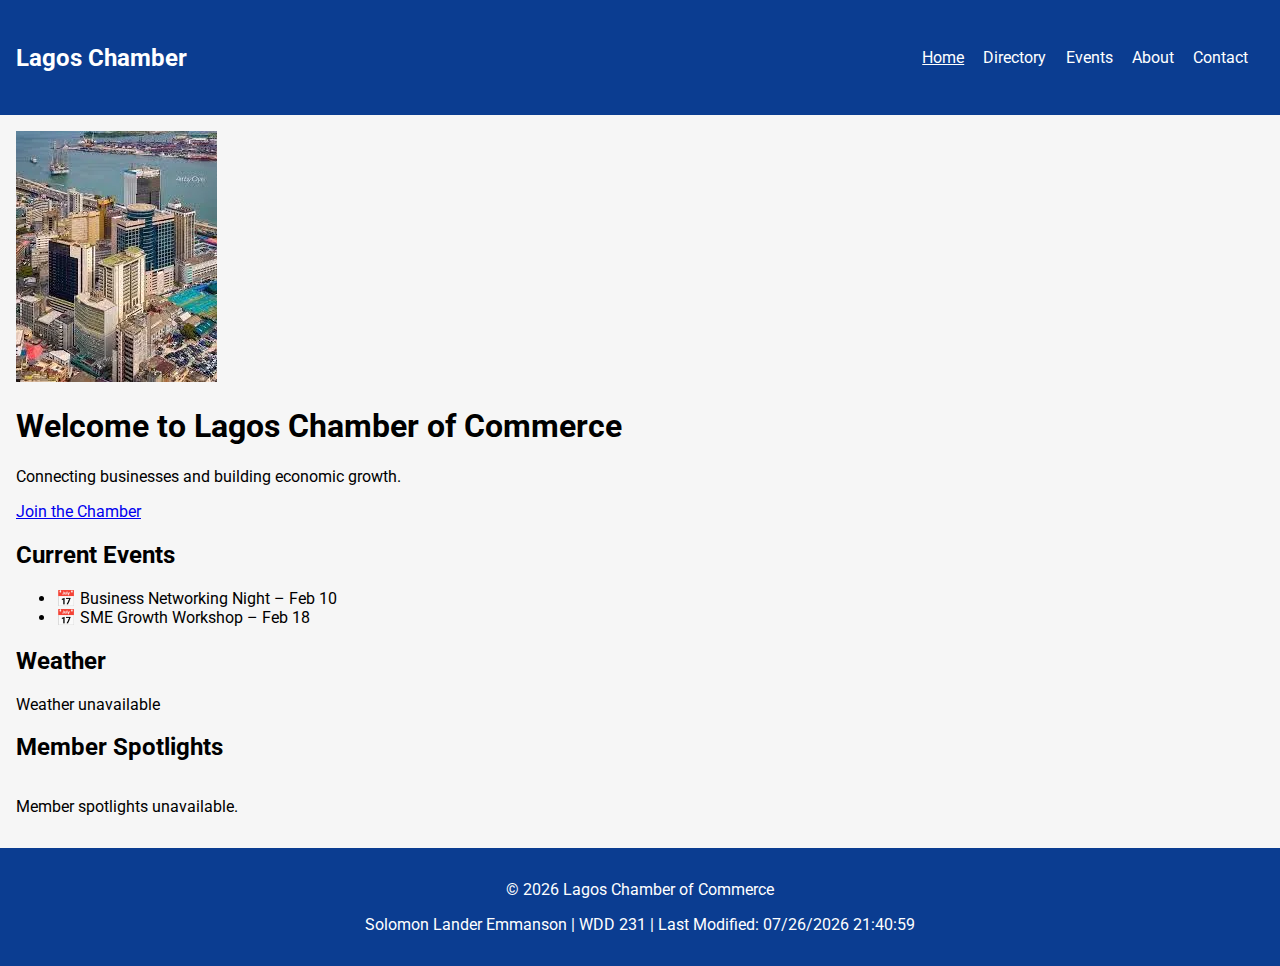
<file: chamber/index.html>
<!DOCTYPE html>
<html lang="en">

<head>
    <meta charset="UTF-8">
    <meta name="viewport" content="width=device-width, initial-scale=1.0">

    <title>Home | Lagos Chamber of Commerce</title>

    <meta name="author" content="Solomon Lander">
    <meta name="description"
        content="Welcome to the Lagos Chamber of Commerce — connecting businesses, supporting growth, and strengthening the Lagos economy.">

    <link rel="icon" href="images/favicon.ico">

    <link rel="preconnect" href="https://fonts.googleapis.com">
    <link rel="preconnect" href="https://fonts.gstatic.com" crossorigin>
    <link href="https://fonts.googleapis.com/css2?family=Roboto:wght@400;700&display=swap" rel="stylesheet">

    <meta property="og:title" content="Lagos Chamber of Commerce – Home">
    <meta property="og:description" content="Connecting businesses and building opportunities in Lagos.">
    <meta property="og:image" content="https://solomonlander.github.io/wdd231/chamber/images/hero.webp">
    <meta property="og:url" content="https://solomonlander.github.io/wdd231/chamber/">

    <link rel="stylesheet" href="styles/small.css">
    <link rel="stylesheet" href="styles/larger.css">

    <!-- JavaScript Files -->
    <script src="scripts/weather.js" defer></script>
    <script src="scripts/spotlights.js" defer></script>
    <script src="scripts/navigation.js" defer></script>
    <script src="scripts/footer.js" defer></script>
</head>

<body>
    <header>
        <div class="logo">Lagos Chamber</div>

        <nav>
            <button class="hamburger" aria-label="Toggle navigation">☰</button>
            <ul class="nav-links">
                <li><a class="active" href="index.html">Home</a></li>
                <li><a href="directory.html">Directory</a></li>
                <li><a href="#">Events</a></li>
                <li><a href="#">About</a></li>
                <li><a href="#">Contact</a></li>
            </ul>
        </nav>
    </header>

    <main>

        <!-- HERO -->
        <section class="hero">
            <img src="images/hero.webp" alt="Lagos business district skyline">
            <div class="hero-text">
                <h1>Welcome to Lagos Chamber of Commerce</h1>
                <p>Connecting businesses and building economic growth.</p>
                <a class="cta" href="#">Join the Chamber</a>
            </div>
        </section>

        <!-- EVENTS -->
        <section class="events">
            <h2>Current Events</h2>
            <ul>
                <li>📅 Business Networking Night – Feb 10</li>
                <li>📅 SME Growth Workshop – Feb 18</li>
            </ul>
        </section>

        <!-- WEATHER -->
        <section class="weather">
            <h2>Weather</h2>
            <p id="current-temp"></p>
            <p id="weather-desc"></p>
            <div id="forecast"></div>
        </section>

        <!-- SPOTLIGHTS -->
        <section class="spotlights">
            <h2>Member Spotlights</h2>
            <div id="spotlight-container"></div>
        </section>

    </main>

    <footer>
        <p>© <span id="year"></span> Lagos Chamber of Commerce</p>
        <p>Solomon Lander Emmanson | WDD 231 | Last Modified:
            <span id="lastModified"></span>
        </p>
    </footer>

</body>

</html>
</file>
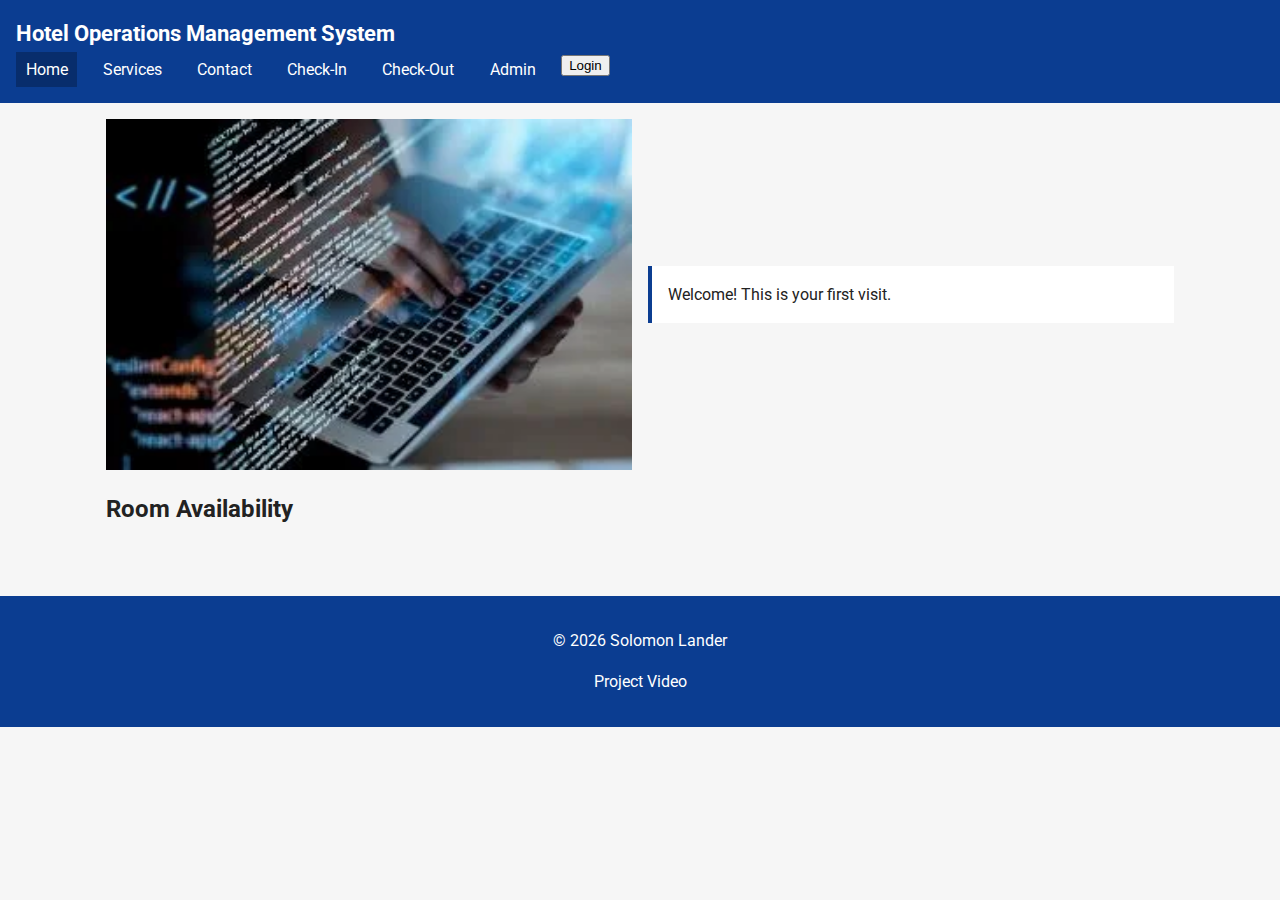
<file: finalproject/index.html>
<!DOCTYPE html>
<html lang="en">

<head>
    <meta charset="UTF-8">
    <title>HOMS | Hotel Operations Management System</title>
    <meta name="description" content="Hotel Operations Management System for managing hotel services and operations.">
    <meta name="author" content="Solomon Lander">
    <meta name="viewport" content="width=device-width, initial-scale=1">

    <!-- Open Graph -->
    <meta property="og:title" content="Hotel Operations Management System">
    <meta property="og:description"
        content="A responsive web-based hotel management system for managing front desk operations, sales tracking, and reporting.">
    <meta property="og:image" content="https://solomonlander.github.io/wdd231/finalproject/images/hero.webp">
    <meta property="og:url" content="https://solomonlander.github.io/wdd231/finalproject/">
    <meta property="og:type" content="website">

    <!-- Fonts -->
    <link rel="preconnect" href="https://fonts.googleapis.com">
    <link rel="preconnect" href="https://fonts.gstatic.com" crossorigin>
    <link href="https://fonts.googleapis.com/css2?family=Roboto:wght@400;700&display=swap" rel="stylesheet">

    <!-- Styles -->
    <link rel="icon" href="images/favicon.ico">
    <link rel="stylesheet" href="styles/normalize.css">
    <link rel="stylesheet" href="styles/base.css">
    <link rel="stylesheet" href="styles/larger.css">

    <!-- Scripts -->
    <script type="module" src="scripts/main.js"></script>
    <script type="module" src="scripts/modal.js"></script>
</head>

<body>

    <header>
        <h1>Hotel Operations Management System</h1>

        <nav>
            <button id="menu" aria-label="Toggle navigation">☰</button>
            <ul class="navigation">
                <li><a class="active" href="index.html">Home</a></li>
                <li><a href="services.html">Services</a></li>
                <li><a href="contact.html">Contact</a></li>
                <li><a href="checkin.html">Check-In</a></li>
                <li><a href="checkout.html">Check-Out</a></li>
                <li><a href="admin.html">Admin</a></li>
                <li><button id="login-btn" class="login-button">Login</button></li>
            </ul>
        </nav>
    </header>

    <main>

        <!-- HERO -->
        <section class="hero">
            <h2 class="visually-hidden">Welcome to HOMS</h2>

            <img src="images/hotel.webp" alt="Modern hotel lobby interior" loading="lazy" width="800" height="500">

            <div class="hero-content">
                <p id="visit-message"> Wecome Back!</p>
            </div>
        </section>

        <!-- ROOM AVAILABILITY PREVIEW -->
        <section class="availability">
            <h2>Room Availability</h2>
            <div id="availability-preview" class="availability-grid">
                <!-- Populated dynamically from rooms.json -->
            </div>
        </section>

    </main>

    <footer>
        <p>&copy; <span id="year"></span> Solomon Lander</p>
        <p><a href="https://your-video-link">Project Video</a></p>
    </footer>

    <!-- LOGIN MODAL -->
    <dialog id="login-modal">
        <form method="dialog" class="modal-form">
            <h3>User Login</h3>

            <label>
                Username
                <input type="text" id="username" required>
            </label>

            <label>
                Password
                <input type="password" id="password" required>
            </label>

            <div class="modal-actions">
                <button value="cancel">Cancel</button>
                <button id="submit-login" value="default">Login</button>
            </div>
        </form>
    </dialog>

</body>

</html>
</file>
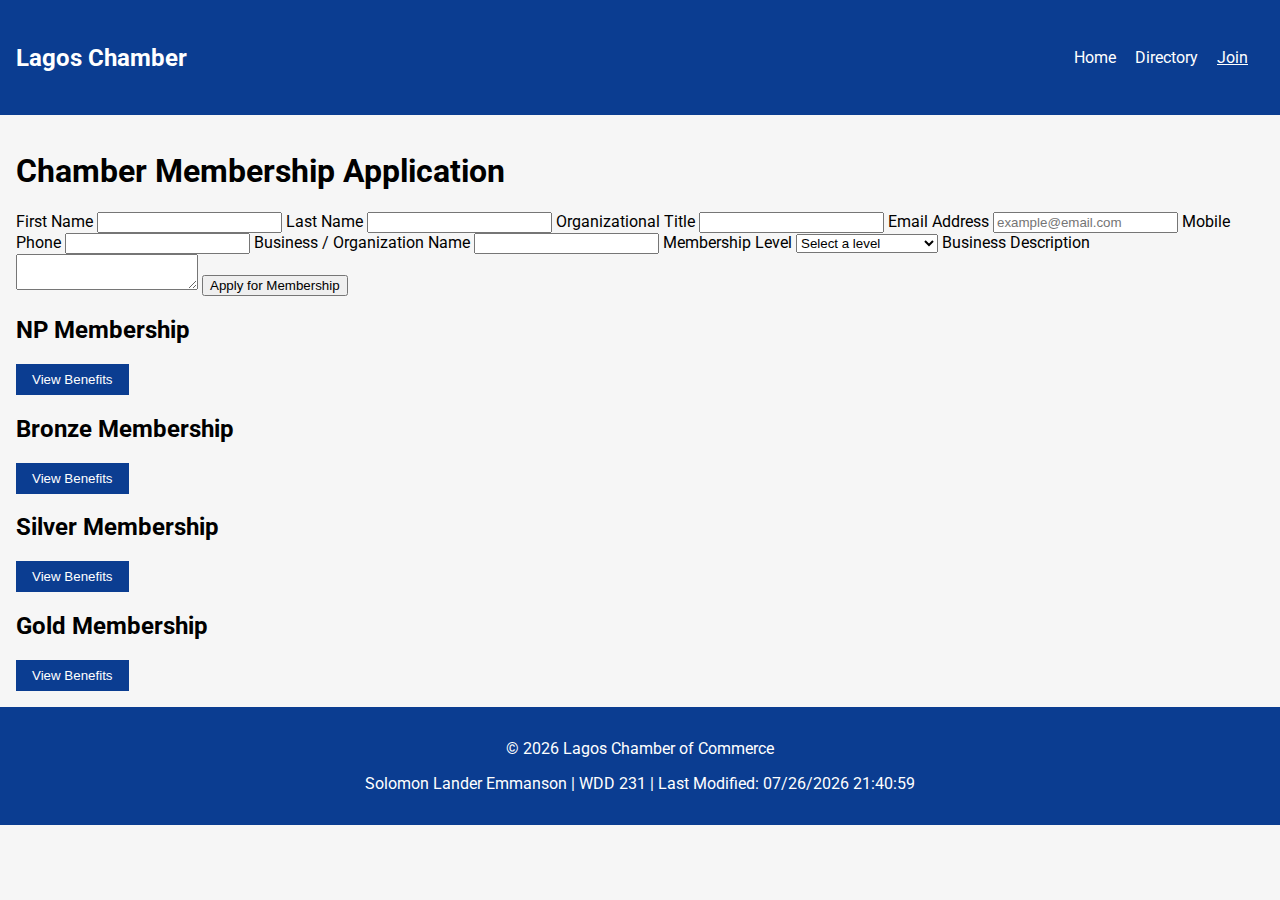
<file: chamber/john.html>
<!DOCTYPE html>
<html lang="en">

<head>
    <meta charset="UTF-8">
    <meta name="viewport" content="width=device-width, initial-scale=1.0">

    <title>Join the Chamber | Lagos Chamber of Commerce</title>

    <meta name="author" content="Solomon Lander">
    <meta name="description"
        content="Apply to join the Lagos Chamber of Commerce and gain access to networking, training, and business growth opportunities.">

    <link rel="icon" href="images/favicon.ico">

    <link rel="preconnect" href="https://fonts.googleapis.com">
    <link rel="preconnect" href="https://fonts.gstatic.com" crossorigin>
    <link href="https://fonts.googleapis.com/css2?family=Roboto:wght@400;700&display=swap" rel="stylesheet">

    <link rel="stylesheet" href="styles/small.css">
    <link rel="stylesheet" href="styles/larger.css">

    <script src="scripts/navigation.js" defer></script>
    <script src="scripts/footer.js" defer></script>
    <script src="scripts/join.js" defer></script>
</head>

<body>
    <header>
        <div class="logo">Lagos Chamber</div>
        <nav>
            <button class="hamburger" aria-label="Toggle navigation">☰</button>
            <ul class="nav-links">
                <li><a href="index.html">Home</a></li>
                <li><a href="directory.html">Directory</a></li>
                <li><a class="active" href="join.html">Join</a></li>
            </ul>
        </nav>
    </header>

    <main class="join-layout">
        <section class="join-form">
            <h1>Chamber Membership Application</h1>

            <form method="get" action="thankyou.html">
                <label>
                    First Name
                    <input type="text" name="fname" title="First Name" autocomplete="given-name" required>
                </label>

                <label>
                    Last Name
                    <input type="text" name="lname" title="Last Name" autocomplete="family-name" required>
                </label>

                <label>
                    Organizational Title
                    <input type="text" name="title" title="Organizational Title" autocomplete="organization-title"
                        pattern="[A-Za-z\\-\\s]{7,}">
                </label>

                <label>
                    Email Address
                    <input type="email" name="email" title="Email Address" autocomplete="email"
                        placeholder="example@email.com" required>
                </label>

                <label>
                    Mobile Phone
                    <input type="tel" name="phone" title="Mobile Phone" autocomplete="tel" required>
                </label>

                <label>
                    Business / Organization Name
                    <input type="text" name="business" title="Business Name" autocomplete="organization" required>
                </label>

                <label>
                    Membership Level
                    <select name="membership" title="Membership Level" required>
                        <option value="">Select a level</option>
                        <option value="np">NP Membership</option>
                        <option value="bronze">Bronze Membership</option>
                        <option value="silver">Silver Membership</option>
                        <option value="gold">Gold Membership</option>
                    </select>
                </label>

                <label>
                    Business Description
                    <textarea name="description" title="Business Description"></textarea>
                </label>

                <input type="hidden" name="timestamp" id="timestamp">

                <input type="submit" value="Apply for Membership">
            </form>
        </section>

        <!-- MEMBERSHIP CARDS -->
        <section class="membership-cards">
            <div class="membership-card animate">
                <h2>NP Membership</h2>
                <button onclick="npModal.showModal()">View Benefits</button>
            </div>

            <div class="membership-card animate">
                <h2>Bronze Membership</h2>
                <button onclick="bronzeModal.showModal()">View Benefits</button>
            </div>

            <div class="membership-card animate">
                <h2>Silver Membership</h2>
                <button onclick="silverModal.showModal()">View Benefits</button>
            </div>

            <div class="membership-card animate">
                <h2>Gold Membership</h2>
                <button onclick="goldModal.showModal()">View Benefits</button>
            </div>
        </section>
    </main>

    <footer>
        <p>© <span id="year"></span> Lagos Chamber of Commerce</p>
        <p>Solomon Lander Emmanson | WDD 231 | Last Modified:
            <span id="lastModified"></span>
        </p>
    </footer>

    <!-- MODALS -->
    <dialog id="npModal">
        <p>No cost • Community support • Networking</p><button onclick="this.close()">Close</button>
    </dialog>
    <dialog id="bronzeModal">
        <p>Training • Events • Advertising</p><button onclick="this.close()">Close</button>
    </dialog>
    <dialog id="silverModal">
        <p>Spotlights • Discounts • Premium training</p><button onclick="this.close()">Close</button>
    </dialog>
    <dialog id="goldModal">
        <p>Homepage spotlight • VIP events • Maximum exposure</p><button onclick="this.close()">Close</button>
    </dialog>

</body>

</html>
</file>
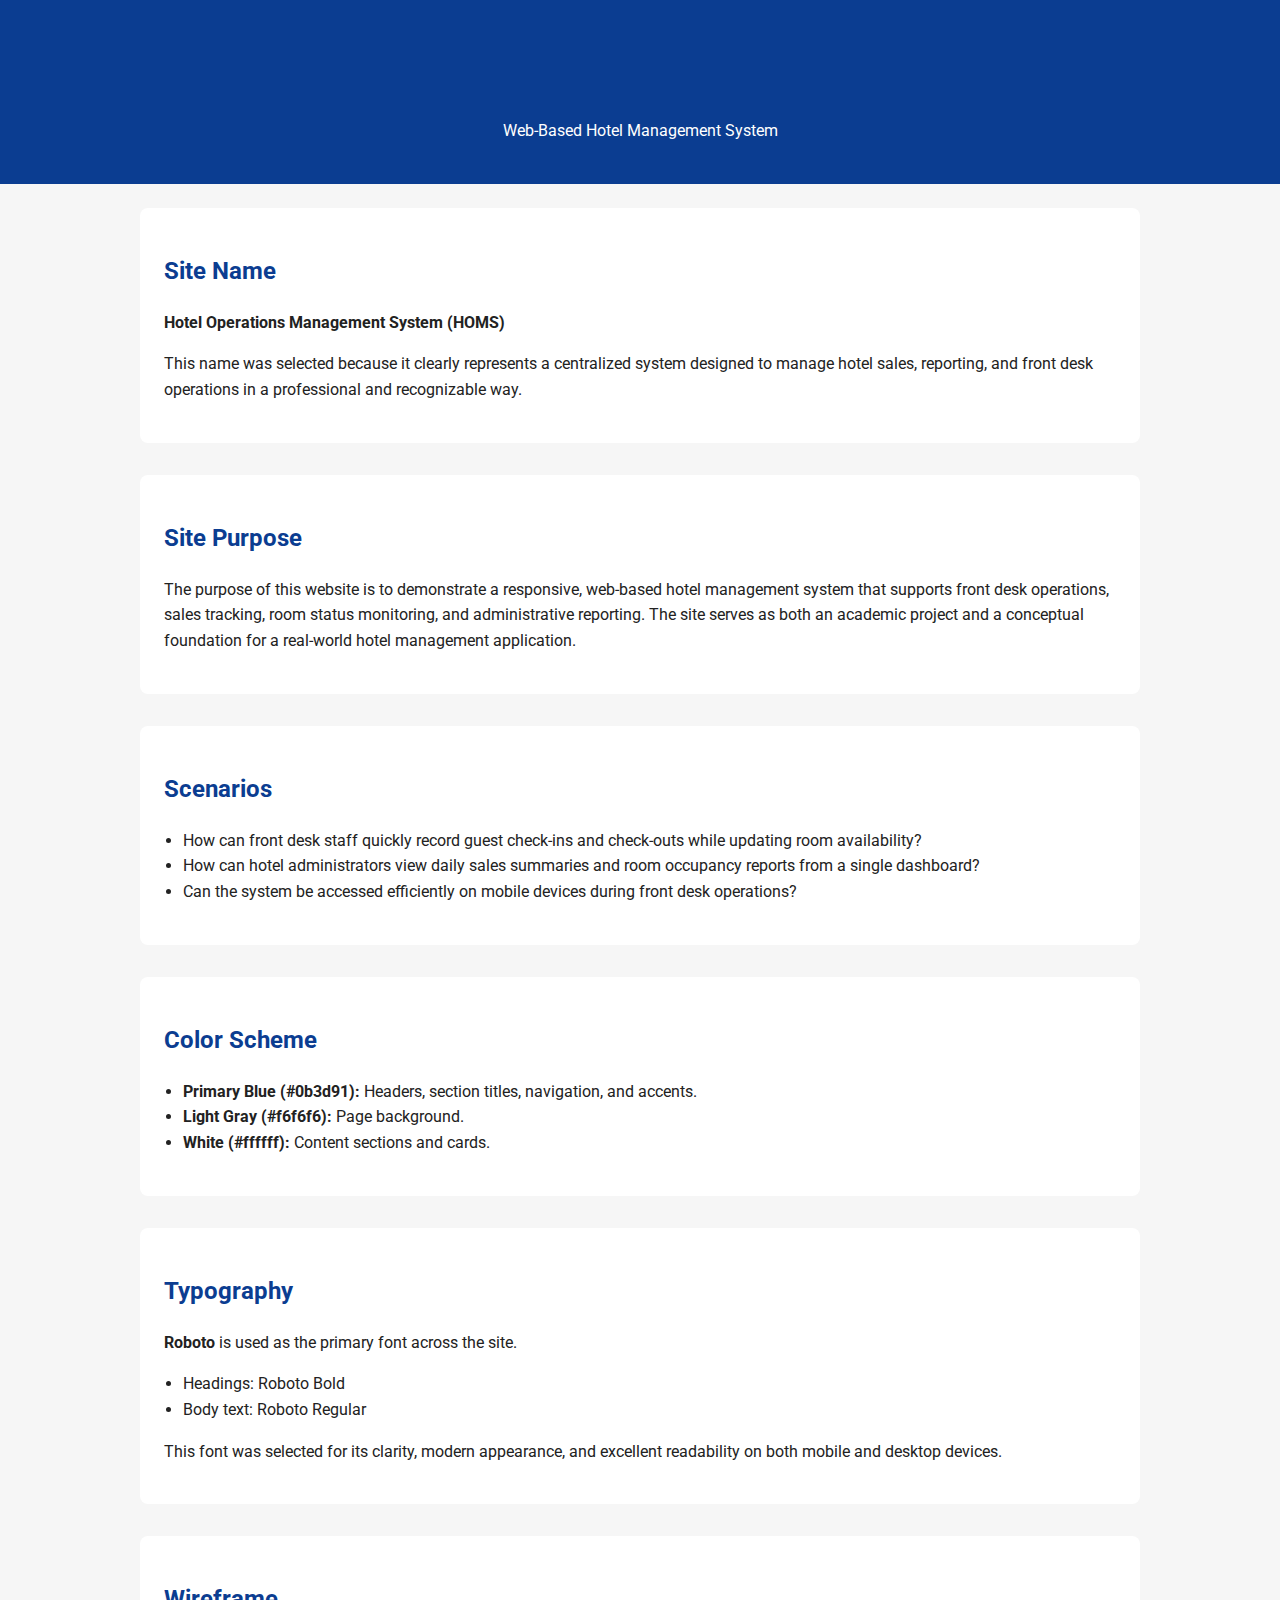
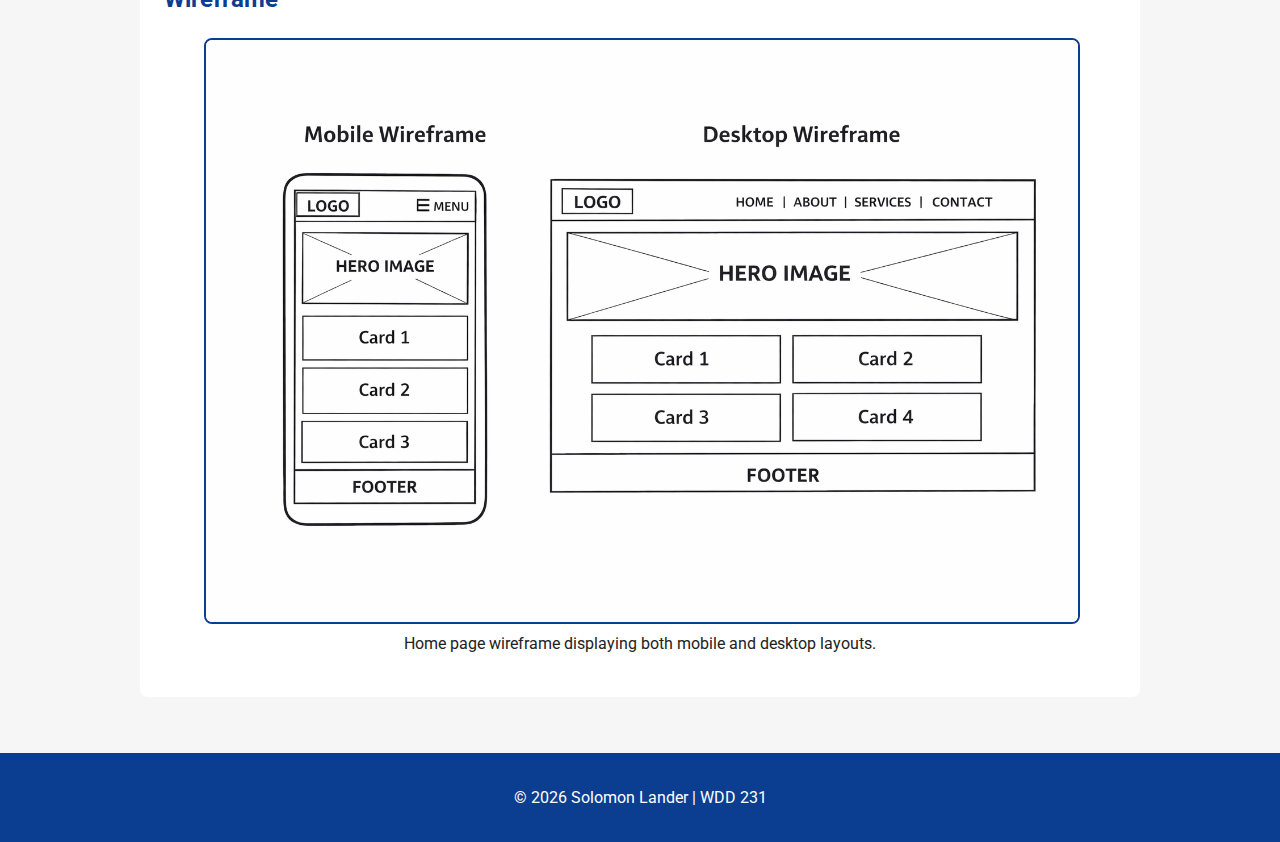
<file: chamber/siteplan.html>
<!DOCTYPE html>
<html lang="en">

<head>
    <meta charset="UTF-8">
    <meta name="viewport" content="width=device-width, initial-scale=1.0">
    <title>Site Plan | Hotel Management System</title>

    <meta name="author" content="Solomon Lander">
    <meta name="description"
        content="Project site plan for a web-based hotel management system focusing on sales, reporting, and front desk operations.">

    <!-- Google Font -->
    <link rel="preconnect" href="https://fonts.googleapis.com">
    <link rel="preconnect" href="https://fonts.gstatic.com" crossorigin>
    <link href="https://fonts.googleapis.com/css2?family=Roboto:wght@400;700&display=swap" rel="stylesheet">

    <style>
        /* ================= COLOR SCHEME =================
           Primary: #0b3d91 (Headers, navigation, accents)
           Secondary: #f6f6f6 (Page background)
           Neutral: #ffffff (Cards / sections)
        */

        body {
            font-family: 'Roboto', Arial, sans-serif;
            margin: 0;
            background-color: #f6f6f6;
            line-height: 1.6;
            color: #222;
        }

        header {
            background-color: #0b3d91;
            color: #ffffff;
            padding: 1.5rem;
            text-align: center;
        }

        main {
            max-width: 1000px;
            margin: auto;
            padding: 1.5rem;
        }

        section {
            background-color: #ffffff;
            border-radius: 8px;
            padding: 1.5rem;
            margin-bottom: 2rem;
        }

        h1,
        h2 {
            color: #0b3d91;
        }

        ul {
            padding-left: 1.2rem;
        }

        .wireframe-image {
            text-align: center;
        }

        .wireframe-image img {
            max-width: 100%;
            height: auto;
            border: 2px solid #0b3d91;
            border-radius: 8px;
        }

        footer {
            background-color: #0b3d91;
            color: #ffffff;
            text-align: center;
            padding: 1rem;
        }
    </style>
</head>

<body>

    <header>
        <h1>Project Site Plan</h1>
        <p>Web-Based Hotel Management System</p>
    </header>

    <main>

        <section>
            <h2>Site Name</h2>
            <p><strong>Hotel Operations Management System (HOMS)</strong></p>
            <p>
                This name was selected because it clearly represents a centralized system designed to manage hotel
                sales, reporting, and front desk operations in a professional and recognizable way.
            </p>
        </section>

        <section>
            <h2>Site Purpose</h2>
            <p>
                The purpose of this website is to demonstrate a responsive, web-based hotel management system that
                supports front desk operations, sales tracking, room status monitoring, and administrative reporting.
                The site serves as both an academic project and a conceptual foundation for a real-world hotel
                management application.
            </p>
        </section>

        <section>
            <h2>Scenarios</h2>
            <ul>
                <li>How can front desk staff quickly record guest check-ins and check-outs while updating room
                    availability?</li>
                <li>How can hotel administrators view daily sales summaries and room occupancy reports from a single
                    dashboard?</li>
                <li>Can the system be accessed efficiently on mobile devices during front desk operations?</li>
            </ul>
        </section>

        <section>
            <h2>Color Scheme</h2>
            <ul>
                <li><strong>Primary Blue (#0b3d91):</strong> Headers, section titles, navigation, and accents.</li>
                <li><strong>Light Gray (#f6f6f6):</strong> Page background.</li>
                <li><strong>White (#ffffff):</strong> Content sections and cards.</li>
            </ul>
        </section>

        <section>
            <h2>Typography</h2>
            <p><strong>Roboto</strong> is used as the primary font across the site.</p>
            <ul>
                <li>Headings: Roboto Bold</li>
                <li>Body text: Roboto Regular</li>
            </ul>
            <p>
                This font was selected for its clarity, modern appearance, and excellent readability on both mobile and
                desktop devices.
            </p>
        </section>

        <section>
            <h2>Wireframe</h2>
            <figure class="wireframe-image">
                <img src="images/wireframe-mobile-desktop.png" alt="Home page wireframe showing mobile and desktop layouts">
                <figcaption>
                    Home page wireframe displaying both mobile and desktop layouts.
                </figcaption>
            </figure>
        </section>

    </main>

    <footer>
        <p>&copy; 2026 Solomon Lander | WDD 231</p>
    </footer>

</body>

</html>
</file>
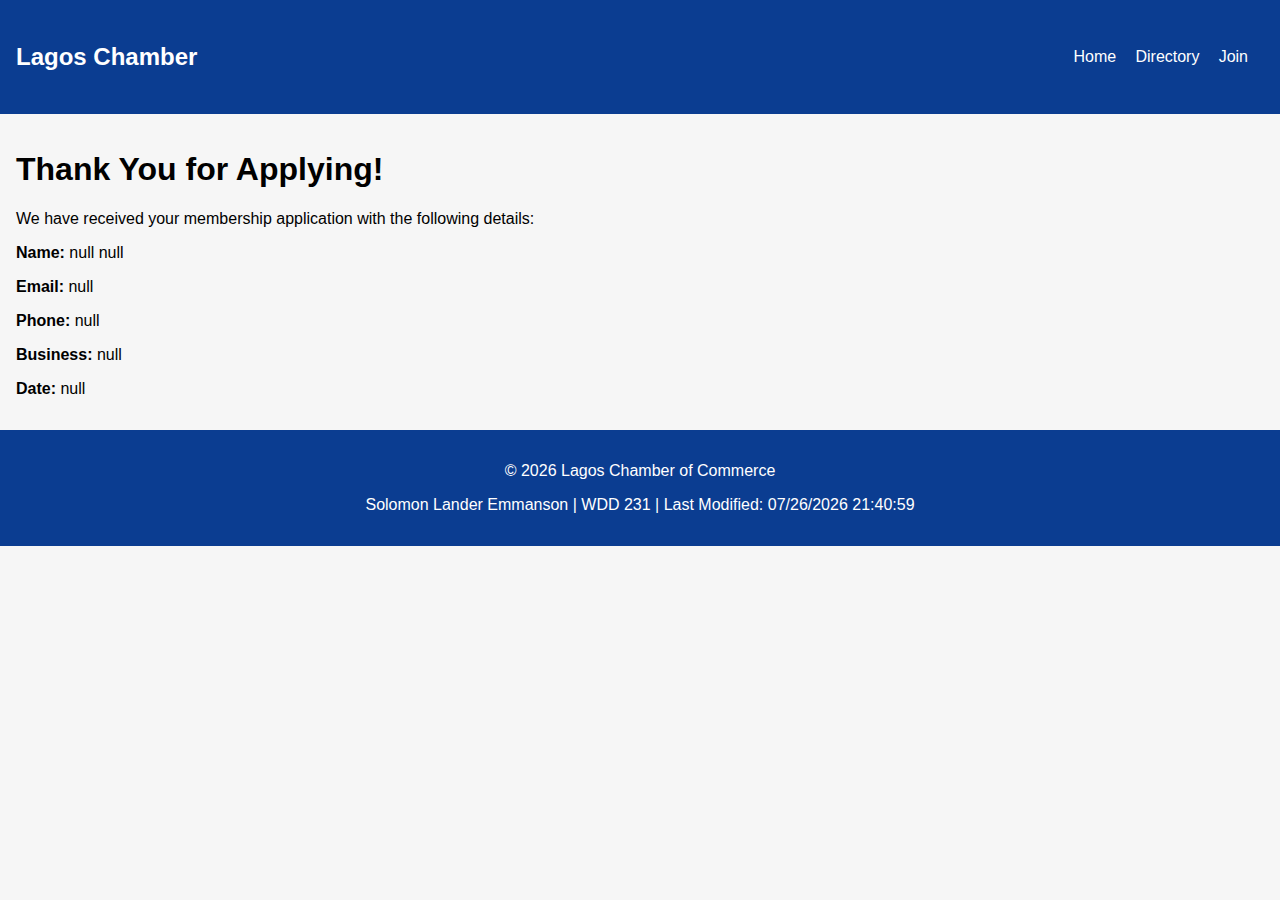
<file: chamber/thankyou.html>
<!DOCTYPE html>
<html lang="en">

<head>
    <meta charset="UTF-8">
    <meta name="viewport" content="width=device-width, initial-scale=1.0">
    <title>Thank You | Lagos Chamber of Commerce</title>

    <link rel="stylesheet" href="styles/small.css">
    <link rel="stylesheet" href="styles/larger.css">

    <script src="scripts/navigation.js" defer></script>
    <script src="scripts/footer.js" defer></script>
</head>

<body>

    <header>
        <div class="logo">Lagos Chamber</div>
        <nav>
            <button class="hamburger" aria-label="Toggle navigation">☰</button>
            <ul class="nav-links">
                <li><a href="index.html">Home</a></li>
                <li><a href="directory.html">Directory</a></li>
                <li><a href="join.html">Join</a></li>
            </ul>
        </nav>
    </header>

    <main>
        <h1>Thank You for Applying!</h1>
        <p>We have received your membership application with the following details:</p>

        <div id="results"></div>
    </main>

    <footer>
        <p>© <span id="year"></span> Lagos Chamber of Commerce</p>
        <p>Solomon Lander Emmanson | WDD 231 | Last Modified:
            <span id="lastModified"></span>
        </p>
    </footer>

    <script>
        const params = new URLSearchParams(window.location.search);
        const results = document.getElementById("results");

        results.innerHTML = `
        <p><strong>Name:</strong> ${params.get("fname")} ${params.get("lname")}</p>
        <p><strong>Email:</strong> ${params.get("email")}</p>
        <p><strong>Phone:</strong> ${params.get("phone")}</p>
        <p><strong>Business:</strong> ${params.get("business")}</p>
        <p><strong>Date:</strong> ${params.get("timestamp")}</p>
    `;
    </script>

</body>

</html>
</file>
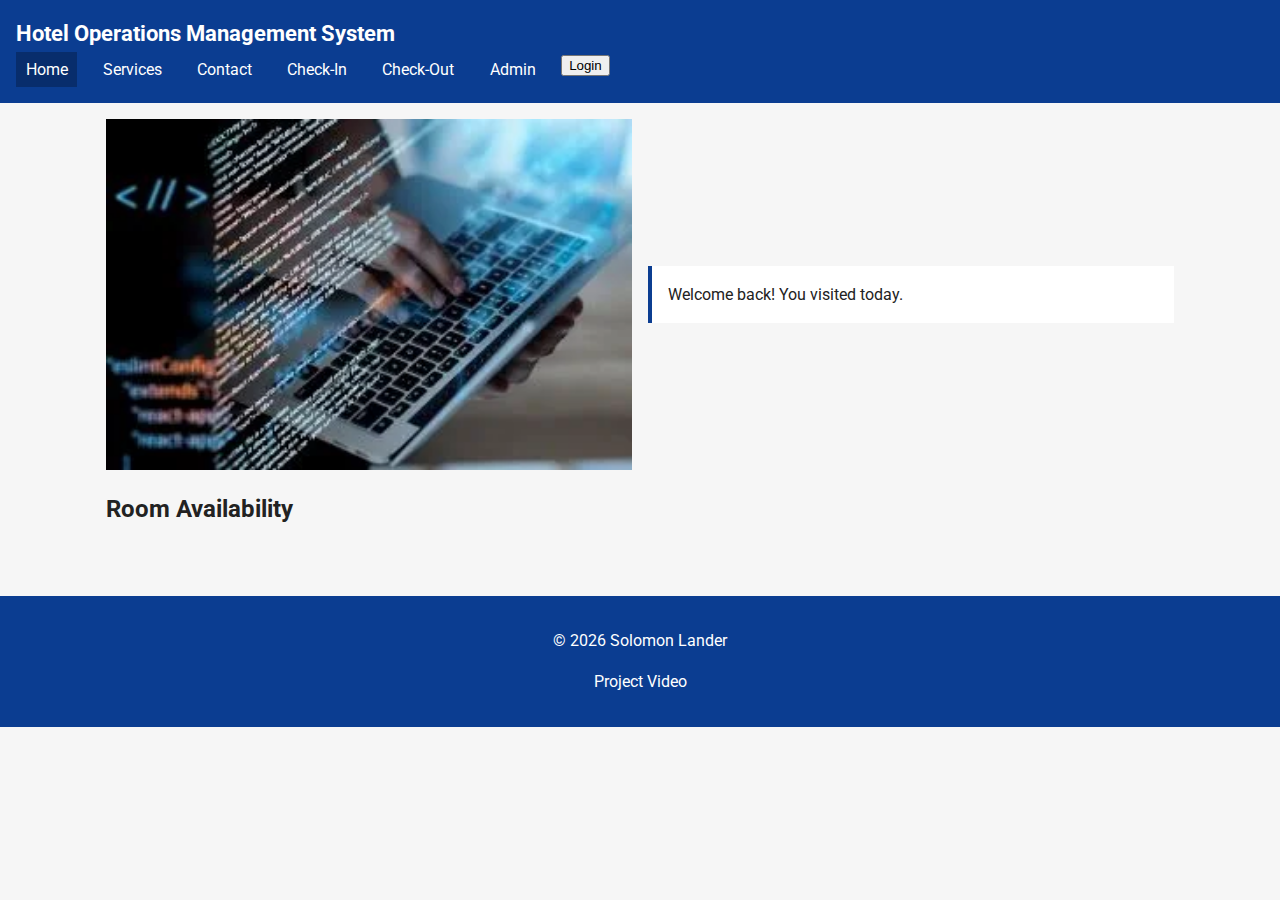
<file: finalproject/admin.html>
<!DOCTYPE html>
<html lang="en">

<head>
    <meta charset="UTF-8">
    <meta name="viewport" content="width=device-width, initial-scale=1.0">
    <title>Admin Dashboard | HOMS</title>
    
    <meta name="description" content="Admin dashboard for managing rooms and occupancy within HOMS.">
    <meta name="author" content="Solomon Lander">
    
    <meta name="description"
        content="Hotel Operations Management System for managing reservations, guest check-in, room availability, and hotel operations.">
    
    <meta name="author" content="Solomon Lander">
    
    <!-- Open Graph -->
    <meta property="og:title" content="HOMS | Hotel Operations Management System">
    <meta property="og:description"
        content="A responsive hotel management system for handling guest check-in, check-out, room availability, and administrative control.">
    <meta property="og:image" content="https://solomonlander.github.io/wdd231/finalproject/images/hero.webp">
    <meta property="og:url" content="https://solomonlander.github.io/wdd231/finalproject/">
    <meta property="og:type" content="website">
    
    <!-- Favicon -->
    <link rel="icon" href="images/favicon.ico">
    
    <!-- Google Fonts -->
    <link rel="preconnect" href="https://fonts.googleapis.com">
    <link rel="preconnect" href="https://fonts.gstatic.com" crossorigin>
    <link href="https://fonts.googleapis.com/css2?family=Roboto:wght@400;700&display=swap" rel="stylesheet">


    <link rel="stylesheet" href="styles/normalize.css">
    <link rel="stylesheet" href="styles/base.css">
    <link rel="stylesheet" href="styles/larger.css">

    <script type="module" src="scripts/admin.js"></script>
</head>

<body>
    <header>
        <h1>Hotel Operations Management System</h1>
        <nav>
            <button id="menu">☰</button>
            <ul class="navigation">
                <li><a href="index.html">Home</a></li>
                <li><a href="checkin.html">Check-In</a></li>
                <li><a href="checkout.html">Check-Out</a></li>
                <li><a href="admin.html" class="active">Admin</a></li>
            </ul>
        </nav>
    </header>

    <main>
        <h2>Admin Dashboard</h2>

        <section id="admin-rooms" class="admin-grid"></section>
    </main>

    <footer>
        <p>&copy; <span id="year"></span> Solomon Lander</p>
    </footer>
</body>

</html>
</file>
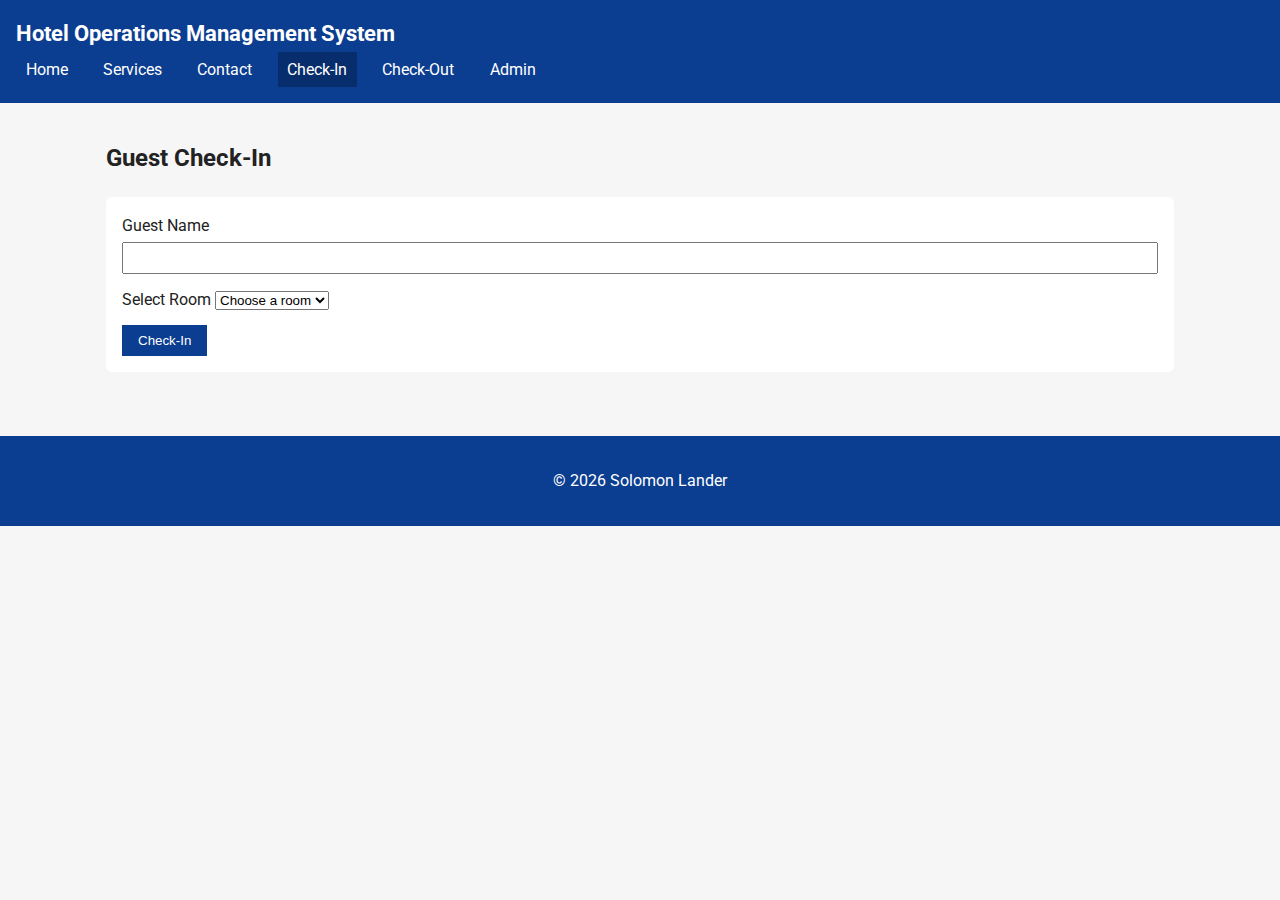
<file: finalproject/checkin.html>
<!DOCTYPE html>
<html lang="en">

<head>
    <meta charset="UTF-8">
    <title>Guest Check-In | HOMS</title>

    <meta name="description"
        content="Guest check-in system for assigning available rooms, registering guests, and updating occupancy status.">
    <meta name="author" content="Solomon Lander">
    <meta name="viewport" content="width=device-width, initial-scale=1.0">

    <!-- Open Graph -->
    <meta property="og:title" content="Guest Check-In | HOMS">
    <meta property="og:description"
        content="Use the HOMS check-in system to assign rooms, register guests, and manage hotel occupancy efficiently.">
    <meta property="og:image" content="https://solomonlander.github.io/wdd231/finalproject/images/hero.webp">
    <meta property="og:url" content="https://solomonlander.github.io/wdd231/finalproject/checkin.html">
    <meta property="og:type" content="website">

    <!-- Favicon -->
    <link rel="icon" href="images/favicon.ico">

    <!-- Google Fonts -->
    <link rel="preconnect" href="https://fonts.googleapis.com">
    <link rel="preconnect" href="https://fonts.gstatic.com" crossorigin>
    <link href="https://fonts.googleapis.com/css2?family=Roboto:wght@400;700&display=swap" rel="stylesheet">

    <!-- CSS -->
    <link rel="stylesheet" href="styles/normalize.css">
    <link rel="stylesheet" href="styles/base.css">
    <link rel="stylesheet" href="styles/larger.css">

    <!-- JS -->
    <script type="module" src="scripts/main.js"></script>
    <script type="module" src="scripts/checkin.js"></script>
</head>

<body>
    <header>
        <h1>Hotel Operations Management System</h1>
        <nav>
            <button id="menu">☰</button>
            <ul class="navigation">
                <li><a href="index.html">Home</a></li>
                <li><a href="services.html">Services</a></li>
                <li><a href="contact.html">Contact</a></li>
                <li><a href="checkin.html" class="active">Check-In</a></li>
                <li><a href="checkout.html">Check-Out</a></li>
                <li><a href="admin.html">Admin</a></li>
            </ul>
        </nav>
    </header>

    <main>
        <h2>Guest Check-In</h2>

        <form id="checkin-form" class="card">
            <label>
                Guest Name
            <input id="guest-name" name="guest" required>
            </label>

            <label>
                Select Room
                <select id="room-select" name="room" required>
                    <option value="">Choose a room</option>
                </select>
            </label>

            <button type="submit">Check-In</button>
        </form>

        <p id="checkin-message"></p>
    </main>

    <footer>
        <p>&copy; <span id="year"></span> Solomon Lander</p>
    </footer>
</body>

</html>
</file>
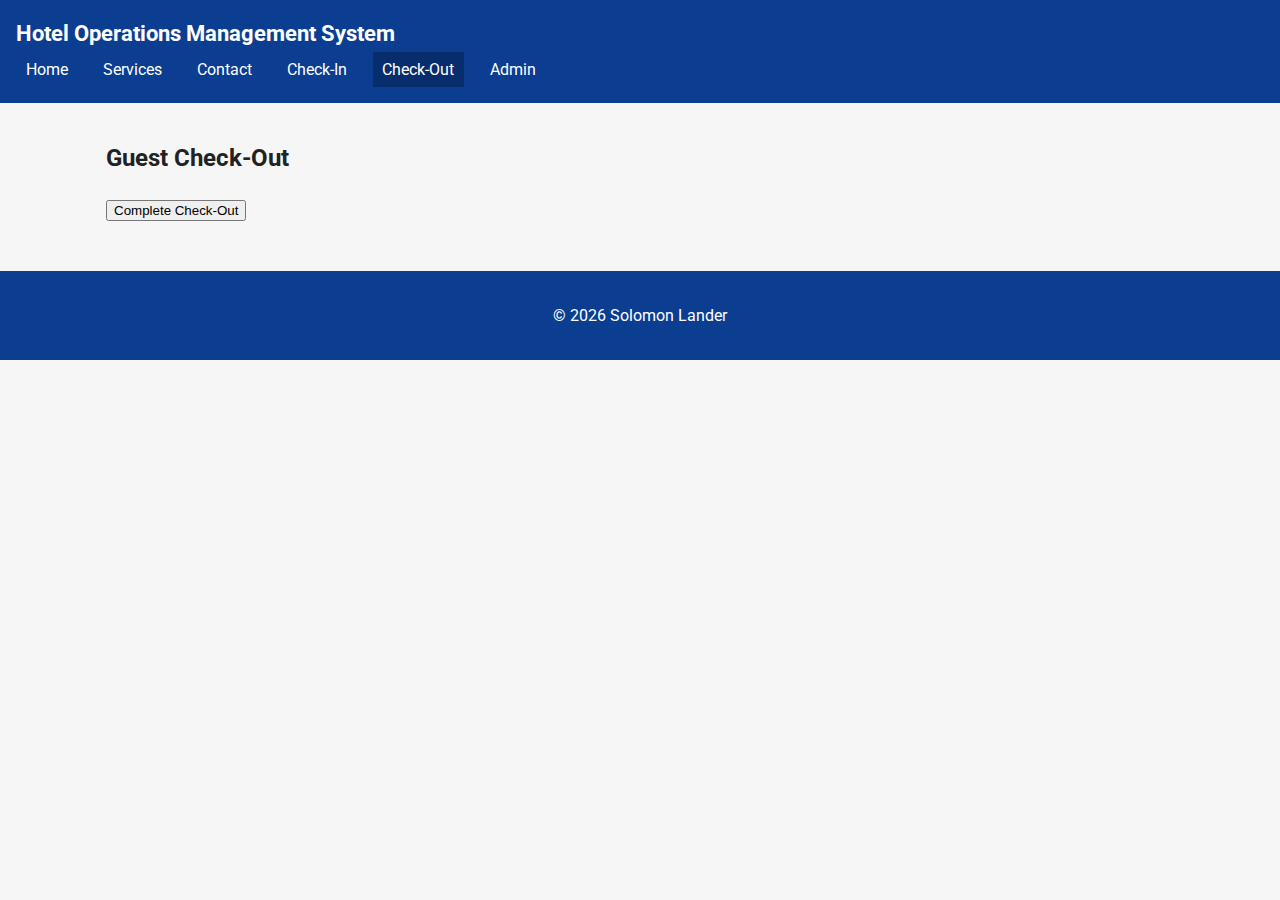
<file: finalproject/checkout.html>
<!DOCTYPE html>
<html lang="en">

<head>
    <meta charset="UTF-8">
    <title>Guest Check-Out | HOMS</title>

    <meta name="description"
        content="Guest check-out system for generating bills, calculating charges, and updating room availability.">
    <meta name="author" content="Solomon Lander">
    <meta name="viewport" content="width=device-width, initial-scale=1.0">

    <!-- Open Graph -->
    <meta property="og:title" content="Guest Check-Out | HOMS">
    <meta property="og:description"
        content="Use the HOMS check-out system to calculate guest bills, finalize payments, and update room status.">
    <meta property="og:image" content="https://solomonlander.github.io/wdd231/finalproject/images/hero.webp">
    <meta property="og:url" content="https://solomonlander.github.io/wdd231/finalproject/checkout.html">
    <meta property="og:type" content="website">

    <!-- Favicon -->
    <link rel="icon" href="images/favicon.ico">

    <!-- Google Fonts -->
    <link rel="preconnect" href="https://fonts.googleapis.com">
    <link rel="preconnect" href="https://fonts.gstatic.com" crossorigin>
    <link href="https://fonts.googleapis.com/css2?family=Roboto:wght@400;700&display=swap" rel="stylesheet">

    <!-- CSS -->
    <link rel="stylesheet" href="styles/normalize.css">
    <link rel="stylesheet" href="styles/base.css">
    <link rel="stylesheet" href="styles/larger.css">

    <!-- JS -->
    <script type="module" src="scripts/main.js"></script>
    <script type="module" src="scripts/checkout.js"></script>
</head>

<body>
    <header>
        <h1>Hotel Operations Management System</h1>
        <nav>
            <button id="menu">☰</button>
            <ul class="navigation">
                <li><a href="index.html">Home</a></li>
                <li><a href="services.html">Services</a></li>
                <li><a href="contact.html">Contact</a></li>
                <li><a href="checkin.html">Check-In</a></li>
                <li><a href="checkout.html" class="active">Check-Out</a></li>
                <li><a href="admin.html">Admin</a></li>
            </ul>
        </nav>
    </header>

    <main>
        <h2>Guest Check-Out</h2>

        <section class="card">
            <div id="bill-summary"></div>
            <button id="checkout-btn">Complete Check-Out</button>
        </section>
    </main>

    <footer>
        <p>&copy; <span id="year"></span> Solomon Lander</p>
    </footer>
</body>

</html>
</file>
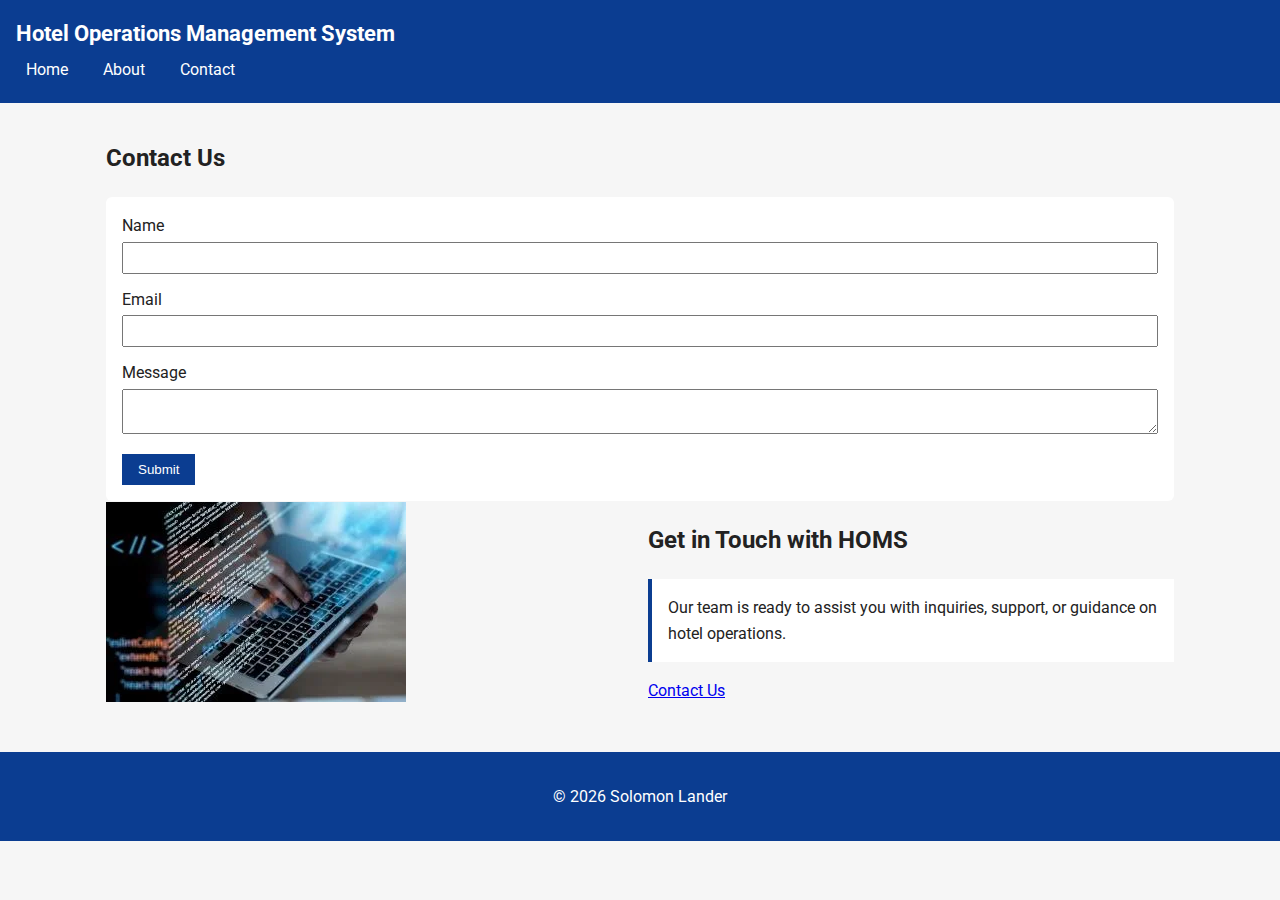
<file: finalproject/contact.html>
<!DOCTYPE html>
<html lang="en">

<head>
    <!-- Required Meta Tags -->
    <meta charset="UTF-8">
    <meta name="viewport" content="width=device-width, initial-scale=1.0">

    <title>Contact the HOMS Team | Hotel Operations Support</title>
    <meta name="description"
        content="Connect with the HOMS team for fast support, inquiries, and expert hotel management guidance.">
    <meta name="author" content="Solomon Lander">

    <!-- Favicon -->
    <link rel="icon" href="images/favicon.ico" type="image/x-icon">

    <!-- Open Graph / Social Sharing -->
    <meta property="og:type" content="website">
    <meta property="og:title" content="Contact the HOMS Team | Hotel Operations Support">
    <meta property="og:description"
        content="Reach out to the HOMS team for fast assistance, inquiries, or expert guidance in hotel operations.">
    <meta property="og:image" content="https://solomonlander.github.io/wdd231/finalproject/images/hero.webp">
    <meta property="og:url" content="https://solomonlander.github.io/wdd231/finalproject/contact.html">
    <meta property="og:site_name" content="HOMS">
    <meta property="og:locale" content="en_US">

    <!-- Twitter Card -->
    <meta name="twitter:card" content="summary_large_image">
    <meta name="twitter:title" content="Contact the HOMS Team | Hotel Operations Support">
    <meta name="twitter:description"
        content="Reach out to the HOMS team for fast assistance, inquiries, or expert guidance in hotel operations.">
    <meta name="twitter:image" content="https://solomonlander.github.io/wdd231/finalproject/images/hero.webp">

    <!-- Google Fonts -->
    <link rel="preconnect" href="https://fonts.googleapis.com">
    <link rel="preconnect" href="https://fonts.gstatic.com" crossorigin>
    <link href="https://fonts.googleapis.com/css2?family=Roboto:wght@400;700&display=swap" rel="stylesheet">

    <!-- CSS -->
    <link rel="stylesheet" href="styles/normalize.css">
    <link rel="stylesheet" href="styles/base.css">
    <link rel="stylesheet" href="styles/larger.css">

    <!-- JS -->
    <script type="module" src="scripts/main.js"></script>
</head>

<body>
    <!-- Header with navigation -->
    <header>
        <h1>Hotel Operations Management System</h1>
        <nav>
            <button id="menu" aria-label="Toggle navigation">☰</button>
            <ul class="navigation">
                <li><a href="index.html">Home</a></li>
                <li><a href="about.html">About</a></li>
                <li><a href="contact.html">Contact</a></li>
            </ul>
        </nav>
    </header>

    <!-- Main content -->
    <main>
        <!-- Contact Form -->
        <h2>Contact Us</h2>
        <form action="form-action.html" method="get">
            <label>
                Name
                <input type="text" name="name" required>
            </label>

            <label>
                Email
                <input type="email" name="email" required>
            </label>

            <label>
                Message
                <textarea name="message"></textarea>
            </label>

            <button type="submit">Submit</button>
        </form>

        <!-- Hero Section -->
        <section class="hero">
            <img src="images/hotel.webp" alt="Front view of the hotel lobby with friendly staff ready to assist guests"
                class="hero-image">
            <div class="hero-text">
                <h2>Get in Touch with HOMS</h2>
                <p>Our team is ready to assist you with inquiries, support, or guidance on hotel operations.</p>
                <a href="mailto:support@homs.com" class="btn-contact">Contact Us</a>
            </div>
        </section>
    </main>

    <!-- Footer -->
    <footer>
        <p>&copy; <span id="year"></span> Solomon Lander</p>
    </footer>

</body>

</html>
</file>
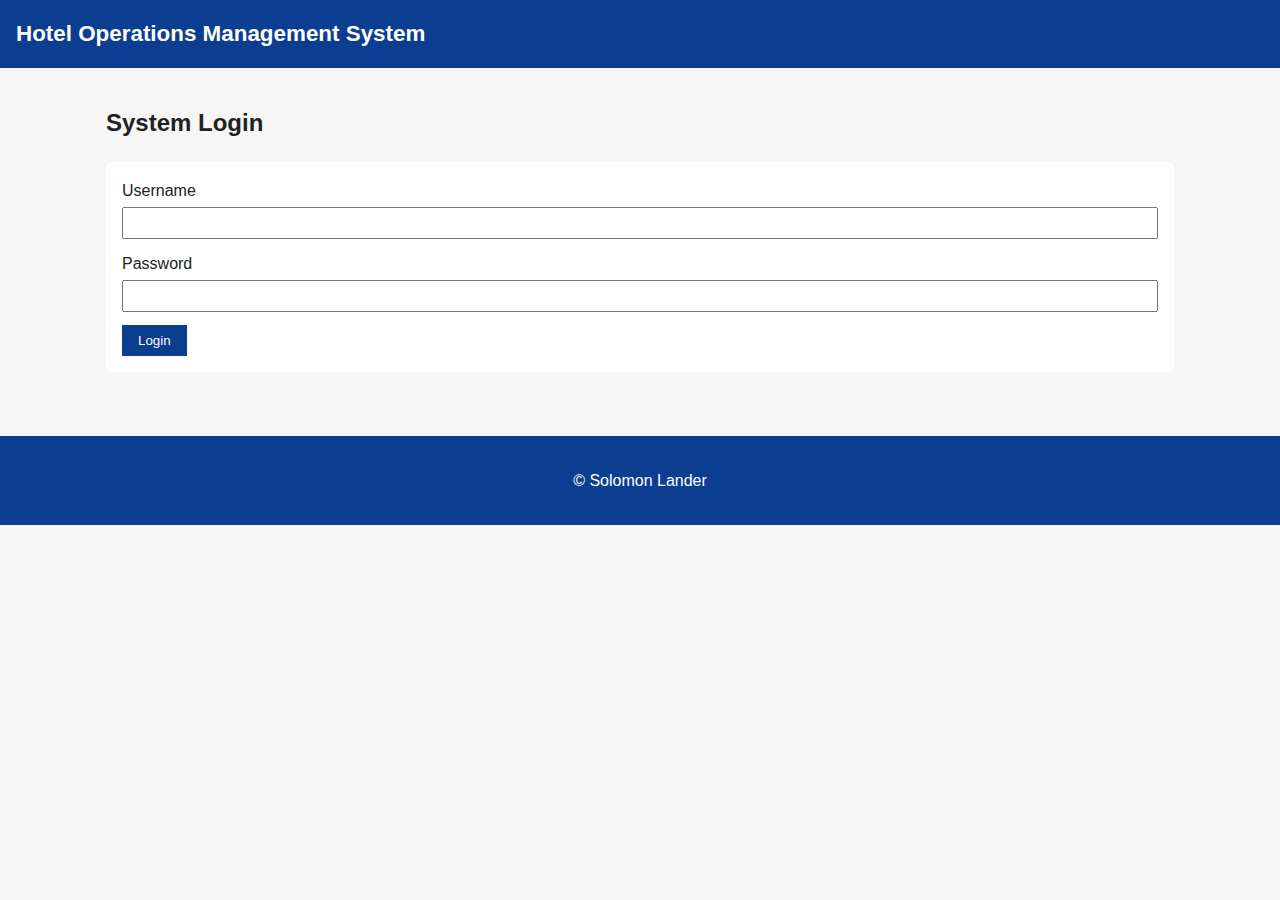
<file: finalproject/login.html>
<!DOCTYPE html>
<html lang="en">

<head>
    <meta charset="UTF-8">
    <title>Login | HOMS</title>
    <meta name="viewport" content="width=device-width, initial-scale=1.0">

    <link rel="stylesheet" href="styles/normalize.css">
    <link rel="stylesheet" href="styles/base.css">
    <link rel="stylesheet" href="styles/larger.css">

    <script type="module" src="scripts/auth.js"></script>
</head>

<body>
    <header>
        <h1>Hotel Operations Management System</h1>
    </header>

    <main>
        <h2>System Login</h2>

        <form id="login-form" class="card">
            <label>
                Username
                <input name="username" required>
            </label>

            <label>
                Password
                <input type="password" name="password" required>
            </label>

            <button type="submit">Login</button>
        </form>

        <p id="login-message"></p>
    </main>

    <footer>
        <p>&copy; <span id="year"></span> Solomon Lander</p>
    </footer>
</body>

</html>
</file>
<file: chamber/styles/small.css>
body {
    font-family: 'Roboto', Arial, sans-serif;
    margin: 0;
    background-color: #f6f6f6;
}

header {
    display: flex;
    justify-content: space-between;
    align-items: center;
    background-color: #0b3d91;
    color: #ffffff;
    padding: 1rem;
}

.logo {
    font-size: 1.5rem;
    font-weight: 700;
}

nav {
    position: relative;
}

.hamburger {
    font-size: 1.5rem;
    background: none;
    color: #ffffff;
    border: none;
    cursor: pointer;
}

.nav-links {
    list-style: none;
    display: none;
    flex-direction: column;
    background-color: #0b3d91;
    padding: 1rem;
    position: absolute;
    right: 0;
    top: 3rem;
}

.nav-links.open {
    display: flex;
}

.nav-links a {
    color: #ffffff;
    text-decoration: none;
    padding: 0.5rem 0;
}

.nav-links a.active {
    text-decoration: underline;
}

main {
    padding: 1rem;
}

.directory-controls {
    display: flex;
    gap: 1rem;
    margin-bottom: 1rem;
}

button {
    background-color: #0b3d91;
    color: #ffffff;
    border: none;
    padding: 0.5rem 1rem;
    cursor: pointer;
}

.grid {
    display: grid;
    grid-template-columns: 1fr;
    gap: 1rem;
}

.list {
    display: block;
}

.member-card {
    background-color: #ffffff;
    border: 1px solid #ccc;
    padding: 1rem;
    border-radius: 8px;
}

.member-card img {
    width: 100%;
    height: auto;
    border-radius: 6px;
}

.list .member-card {
    display: flex;
    gap: 1rem;
    align-items: center;
}

.list .member-card img {
    width: 150px;
}

footer {
    background-color: #0b3d91;
    color: #ffffff;
    text-align: center;
    padding: 1rem;
}
</file>
<file: chamber/styles/larger.css>
@media (min-width: 600px) {

    /* ================= NAV ================= */

    .nav-links {
        display: flex;
        position: static;
        flex-direction: row;
        gap: 1.2rem;
    }

    .hamburger {
        display: none;
    }

    /* ================= SPOTLIGHTS ================= */

    .spotlights #spotlight-container {
        display: grid;
        grid-template-columns: repeat(2, 1fr);
        gap: 1.5rem;
        align-items: stretch;
    }

    /* ================= DIRECTORY ================= */

    .directory-grid {
        display: grid;
        grid-template-columns: repeat(2, 1fr);
        gap: 1.5rem;
    }
}

/* ================= DESKTOP LAYOUT ================= */

@media (min-width: 800px) {

    /* JOIN PAGE: FORM + MEMBERSHIP CARDS */
    .join-layout {
        grid-template-columns: 2fr 1fr;
        align-items: start;
    }
}

@media (min-width: 900px) {

    /* ================= SPOTLIGHTS ================= */

    .spotlights #spotlight-container {
        grid-template-columns: repeat(3, 1fr);
    }

    /* ================= DIRECTORY ================= */

    .directory-grid {
        grid-template-columns: repeat(3, 1fr);
    }
}
</file>
<file: finalproject/styles/base.css>
:root {
    --primary: #0b3d91;
    --secondary: #f6f6f6;
    --light: #ffffff;
    --dark: #222;
}

/* ===== GLOBAL ===== */
body {
    font-family: Roboto, Arial, sans-serif;
    background-color: var(--secondary);
    color: var(--dark);
    line-height: 1.6;
}

img {
    max-width: 100%;
    height: auto;
    display: block;
}

/* ===== HEADER & NAV ===== */
header {
    background-color: var(--primary);
    color: var(--light);
    padding: 1rem;
}

header h1 {
    margin: 0;
    font-size: 1.4rem;
}

nav {
    display: flex;
    justify-content: space-between;
    align-items: center;
}

#menu {
    font-size: 1.5rem;
    background: none;
    color: var(--light);
    border: none;
    cursor: pointer;
}

.navigation {
    list-style: none;
    padding: 0;
    margin: 0;
    display: none;
}

.navigation.open {
    display: block;
}

.navigation li a {
    display: block;
    padding: 0.5rem;
    color: var(--light);
    text-decoration: none;
}

.visually-hidden {
    position: absolute;
    width: 1px;
    height: 1px;
    padding: 0;
    margin: -1px;
    overflow: hidden;
    clip: rect(0, 0, 0, 0);
    white-space: nowrap;
    border: 0;
}
.navigation li a.active,
.navigation li a:hover {
    background-color: rgba(0, 0, 0, 0.25);
}

/* ===== MAIN CONTENT ===== */
main {
    padding: 1rem;
    max-width: 1100px;
    margin: auto;
}

.hero p {
    background-color: var(--light);
    padding: 1rem;
    border-left: 4px solid var(--primary);
}

/* ===== SERVICES ===== */
#services {
    display: grid;
    gap: 1rem;
}

#services article {
    background-color: var(--light);
    padding: 1rem;
    border-radius: 6px;
    box-shadow: 0 2px 6px rgba(0, 0, 0, 0.1);
}

#services h3 {
    margin-top: 0;
    color: var(--primary);
}

#services button {
    margin-top: 0.5rem;
    padding: 0.4rem 0.8rem;
    background-color: var(--primary);
    color: var(--light);
    border: none;
    border-radius: 4px;
    cursor: pointer;
}

#services button:hover {
    opacity: 0.9;
}

/* ===== MODAL ===== */
dialog {
    border: none;
    border-radius: 8px;
    padding: 1.5rem;
    max-width: 400px;
}

dialog::backdrop {
    background: rgba(0, 0, 0, 0.5);
}

/* ===== FORM ===== */
form {
    background-color: var(--light);
    padding: 1rem;
    border-radius: 6px;
}

label {
    display: block;
    margin-bottom: 0.8rem;
}

input,
textarea {
    width: 100%;
    padding: 0.4rem;
    margin-top: 0.2rem;
}

button[type="submit"] {
    background-color: var(--primary);
    color: var(--light);
    border: none;
    padding: 0.5rem 1rem;
    cursor: pointer;
}

/* ===== FOOTER ===== */
footer {
    background-color: var(--primary);
    color: var(--light);
    text-align: center;
    padding: 1rem;
    margin-top: 2rem;
}

footer a {
    color: var(--accent);
    text-decoration: none;
}
</file>
<file: finalproject/styles/larger.css>
@media (min-width: 768px) {

    /* NAVIGATION */
    #menu {
        display: none;
    }

    .navigation {
        display: flex;
        gap: 1rem;
    }

    .navigation li a {
        padding: 0.3rem 0.6rem;
    }

    /* SERVICES GRID */
    #services {
        grid-template-columns: repeat(3, 1fr);
    }

    /* HERO */
    .hero {
        display: grid;
        grid-template-columns: 1fr 1fr;
        gap: 1rem;
        align-items: center;
    }

}
</file>
